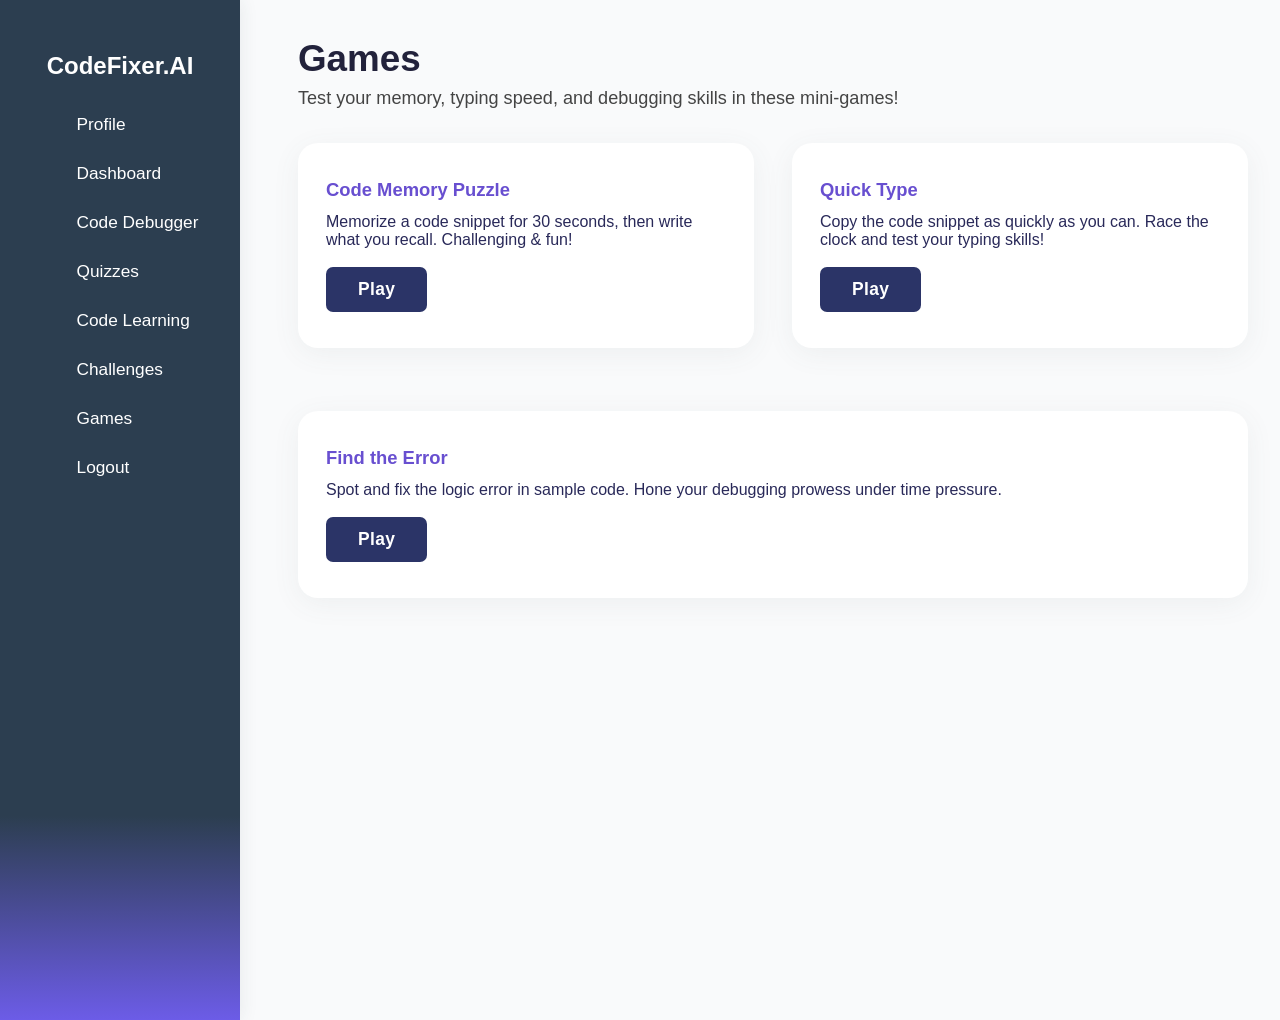
<file: game.html>
<!DOCTYPE html>
<html lang="en">

<head>
  <meta charset="UTF-8" />
  <title>Games | CodeFixer.AI</title>
  <link rel="stylesheet" href="style.css" />
  <style>
    body {
      margin: 0;
      padding: 0;
      font-family: 'Segoe UI', Tahoma, Geneva, Verdana, sans-serif;
      background: #f9fafb;
      display: flex;
      min-height: 100vh;
    }

    /* Sidebar */
 .sidebar-layout {
  display: flex;
  min-height: 100vh;
}
.sidebar {
  background: linear-gradient(180deg, #2c3e50 80%, #6c5ce7 100%);
  color: #fff;
  width: 240px;
  padding: 32px 0 0 0;
  display: flex;
  flex-direction: column;
  align-items: center;
  box-shadow: 2px 0 16px rgba(44,62,80,0.08);
}
.sidebar-logo {
  font-size: 1.6rem;
  font-weight: bold;
  margin-bottom: 38px;
  letter-spacing: 1.6px;
}
.sidebar nav ul {
  list-style: none;
  padding: 0; margin: 0;
  width: 100%;
}
.sidebar nav ul li {
  width: 100%;
}
.sidebar nav ul li a {
  display: block;
  padding: 14px 0 14px 32px;
  color: inherit;
  background: none;
  text-decoration: none;
  font-size: 1.08rem;
  border-left: 3px solid transparent;
  transition: background 0.13s, border-color 0.13s, color 0.13s;
}
.sidebar nav ul li.active a,
.sidebar nav ul li a:hover {
  background: rgba(108,92,231,0.11);
  color: #f8e71c;
  border-left: 3px solid #f8e71c;
}



    /* Main content */
    .main-content {
      margin-left: 26px;
      width: calc(100% - 260px);
      padding: 38px 32px 82px 32px;
      min-height: 100vh;
    }

    /* Games header */
    .games-header {
      font-size: 2.3em;
      font-weight: 700;
      margin-bottom: 8px;
      color: #22223b;
    }

    .games-subheader {
      color: #444;
      margin-bottom: 34px;
      font-size: 1.13em;
    }

    /* Games cards */
    .games-list {
      display: flex;
      gap: 38px;
      flex-wrap: wrap;
      justify-content: center;
    }

    .game-card {
      background: #fff;
      border-radius: 20px;
      box-shadow: 0 6px 28px 0 rgba(90, 97, 105, 0.07);
      min-width: 340px;
      max-width: 100%;
      flex: 1 1 338px;
      padding: 36px 28px;
      margin-bottom: 25px;
      display: flex;
      flex-direction: column;
      align-items: flex-start;
    }

    .game-title {
      font-size: 1.15em;
      color: #684fd0;
      font-weight: 700;
      margin-bottom: 12px;
    }

    .game-desc {
      color: #292959;
      margin-bottom: 18px;
      flex-grow: 1;
    }

    .play-btn {
      background-color: #2b3467;
      color: #fff;
      border: none;
      padding: 12px 32px;
      border-radius: 7px;
      font-weight: 700;
      cursor: pointer;
      font-size: 1.09em;
      letter-spacing: 0.02em;
      transition: background 0.15s;
      margin-top: auto;
    }

    .play-btn:hover {
      background: #5f4bb6;
    }

    /* Game section */
    #game-section {
      margin-top: 42px;
    }

    .game-view {
      display: none;
    }

    .game-view.active {
      display: block;
    }

    /* Code Memory Puzzle Styles */
    #timer {
      margin: 10px 0 22px 0;
      font-size: 17px;
      color: #222;
    }

    pre {
      background: #e0e7ff;
      border-radius: 8px;
      padding: 15px;
      font-family: monospace;
      font-size: 1em;
      margin-bottom: 18px;
      user-select: none;
      text-align: left;
      white-space: pre-wrap;
    }

    textarea {
      width: 100%;
      height: 120px;
      border-radius: 7px;
      resize: vertical;
      font-family: monospace;
      font-size: 15px;
      border: 1px solid #d1d5db;
      margin-bottom: 19px;
      padding: 8px;
    }

    .submit-btn {
      background-color: #3b82f6;
      color: white;
      border: none;
      padding: 12px 28px;
      border-radius: 7px;
      font-weight: 600;
      font-size: 1em;
      cursor: pointer;
    }

    .submit-btn:disabled,
    .play-btn:disabled {
      background: #ccc;
      cursor: not-allowed;
    }

    #result {
      font-size: 18px;
      margin-top: 16px;
      font-weight: 600;
    }

    /* Responsive styling */
    @media (max-width: 950px) {
      .games-list {
        flex-direction: column;
        align-items: center;
      }
      .main-content {
        padding-left: 32px;
      }
    }

    @media (max-width: 590px) {
      .sidebar {
        width: 100%;
        position: static;
        min-height: auto;
      }
      .main-content {
        margin-left: 0;
        width: 100%;
      }
    }
  </style>
</head>

<body>
  <aside class="sidebar">
    <h1>CodeFixer.AI</h1>
    <nav>
       <ul>
          <li><a href="profile.html">Profile</a></li>
          <li><a href="home.html">Dashboard</a></li>
          <li><a href="code-debugger.html">Code Debugger</a></li>
          <li><a href="quizzes.html">Quizzes</a></li>
          <li><a href="learn.html">Code Learning</a></li>
          <li><a href="challenges.html" class="active">Challenges</a></li>
          <li><a href="game.html">Games</a></li>
          <li><a href="#" id="logout-btn">Logout</a></li>
        </ul>
    </nav>
  </aside>

  <div class="main-content">
    <div class="games-header">Games</div>
    <div class="games-subheader">Test your memory, typing speed, and debugging skills in these mini-games!</div>
    <section class="games-list">
      <div class="game-card">
        <div class="game-title">Code Memory Puzzle</div>
        <div class="game-desc">Memorize a code snippet for 30 seconds, then write what you recall. Challenging & fun!</div>
        <button class="play-btn" data-game="code-memory">Play</button>
      </div>
      <div class="game-card">
        <div class="game-title">Quick Type</div>
        <div class="game-desc">Copy the code snippet as quickly as you can. Race the clock and test your typing skills!</div>
        <button class="play-btn" data-game="quick-type">Play</button>
      </div>
      <div class="game-card">
        <div class="game-title">Find the Error</div>
        <div class="game-desc">Spot and fix the logic error in sample code. Hone your debugging prowess under time pressure.</div>
        <button class="play-btn" data-game="find-error">Play</button>
      </div>
    </section>

    <section id="game-section">
      <div id="quick-type" class="game-view">
  <h3>Quick Type</h3>
  <p>Type the code snippet exactly as shown as quickly and accurately as possible. Your time will be recorded!</p>
  <pre id="quick-type-snippet">
function greet() {
  console.log("Welcome to Quick Type!");
}
  </pre>
  <textarea id="quick-type-input" placeholder="Start typing here..." disabled></textarea>
  <div>
    <button id="quick-type-start" class="submit-btn">Start Game</button>
  </div>
  <div style="margin-top: 10px;">
    <span id="quick-type-timer">Time: 0.0s</span>
  </div>
  <div id="quick-type-result" style="margin-top: 15px; font-weight: 600;"></div>
</div>

      <div id="code-memory" class="game-view">
        <h3>Code Memory Puzzle</h3>
        <div id="timer"></div>
        <pre id="code-snippet">
function fizzBuzz() {
  for(let i = 1; i <= 100; i++) {
    if(i % 15 === 0) console.log("FizzBuzz");
    else if(i % 3 === 0) console.log("Fizz");
    else if(i % 5 === 0) console.log("Buzz");
    else console.log(i);
  }
}
        </pre>
        <button id="start-btn" class="submit-btn">Start Game</button>
        <textarea id="user-input" placeholder="Type the snippet here..." disabled></textarea>
        <button id="submit-btn" class="submit-btn" disabled>Submit</button>
        <div id="result"></div>
      </div>
      <div id="quick-type" class="game-view">
        <h3>Quick Type (Coming Soon)</h3>
        <div style="color:#666;">Test your code typing speed and accuracy. Stay tuned for updates!</div>
      </div>
      <div id="find-error" class="game-view">
        <h3>Find the Error (Coming Soon)</h3>
        <div style="color:#666;">A debugging accuracy game is on the way. Watch for updates!</div>
      </div>
    </section>
  </div>

  <script>
    // Highlight active sidebar menu link
    const navLinks = document.querySelectorAll('.sidebar nav a');
    navLinks.forEach(link => {
      if (window.location.href.includes(link.getAttribute('href'))) {
        link.classList.add('active');
      }
    });

    // Game card buttons logic
    document.querySelectorAll('.play-btn').forEach(btn => {
      btn.onclick = function () {
        document.querySelectorAll('.game-view').forEach(v => v.classList.remove('active'));
        document.getElementById(btn.dataset.game).classList.add('active');
        // Scroll smoothly to game section
        setTimeout(() => {
          document.getElementById(btn.dataset.game).scrollIntoView({ behavior: 'smooth', block: 'center' });
        }, 100);
      };
    });

    // Code Memory Puzzle game logic
    const startBtn = document.getElementById('start-btn');
    const submitBtn = document.getElementById('submit-btn');
    const timerEl = document.getElementById('timer');
    const userInput = document.getElementById('user-input');
    const resultEl = document.getElementById('result');
    const codeSnippetEl = document.getElementById('code-snippet');
    let codeText = codeSnippetEl.textContent.trim();
    let countdownInterval;

    startBtn.onclick = () => {
      resultEl.textContent = '';
      userInput.value = '';
      userInput.disabled = true;
      submitBtn.disabled = true;
      codeSnippetEl.style.display = 'block';
      startBtn.disabled = true;

      let timeLeft = 30;
      timerEl.textContent = `Time Remaining: ${timeLeft}s`;

      countdownInterval = setInterval(() => {
        timeLeft--;
        timerEl.textContent = `Time Remaining: ${timeLeft}s`;
        if (timeLeft <= 0) {
          clearInterval(countdownInterval);
          timerEl.textContent = '';
          codeSnippetEl.style.display = 'none';
          userInput.disabled = false;
          submitBtn.disabled = false;
          userInput.focus();
        }
      }, 1000);
    };

    submitBtn.onclick = () => {
      const userText = userInput.value.trim();
      if (!userText) {
        alert("Please type the snippet before submitting.");
        return;
      }
      if (userText.replace(/\s+/g, ' ') === codeText.replace(/\s+/g, ' ')) {
        resultEl.style.color = 'green';
        resultEl.textContent = "Great! You recalled it perfectly!";
      } else {
        resultEl.style.color = 'red';
        resultEl.textContent = "Oops! There are differences. Keep practicing.";
      }
      userInput.disabled = true;
      submitBtn.disabled = true;
      startBtn.disabled = false;
      codeSnippetEl.style.display = 'block';
    };

    // Quick Type game logic
const qtStartBtn = document.getElementById('quick-type-start');
const qtInput = document.getElementById('quick-type-input');
const qtTimer = document.getElementById('quick-type-timer');
const qtResult = document.getElementById('quick-type-result');
const qtSnippet = document.getElementById('quick-type-snippet').textContent.trim();

let qtInterval, qtStartTime;

qtStartBtn.onclick = () => {
  qtInput.value = '';
  qtInput.disabled = false;
  qtInput.focus();
  qtResult.textContent = '';
  qtStartBtn.disabled = true;
  qtTimer.textContent = 'Time: 0.0s';

  qtStartTime = Date.now();
  qtInterval = setInterval(() => {
    const elapsed = (Date.now() - qtStartTime) / 1000; // seconds
    qtTimer.textContent = `Time: ${elapsed.toFixed(1)}s`;
  }, 100);

  qtInput.oninput = () => {
    const typed = qtInput.value;
    if (typed === qtSnippet) {
      clearInterval(qtInterval);
      const totalTime = (Date.now() - qtStartTime) / 1000;
      qtResult.style.color = 'green';
      qtResult.textContent = `Well done! You typed correctly in ${totalTime.toFixed(2)} seconds.`;
      qtInput.disabled = true;
      qtStartBtn.disabled = false;
    }
  };
};


  </script>
</body>

</html>
</file>
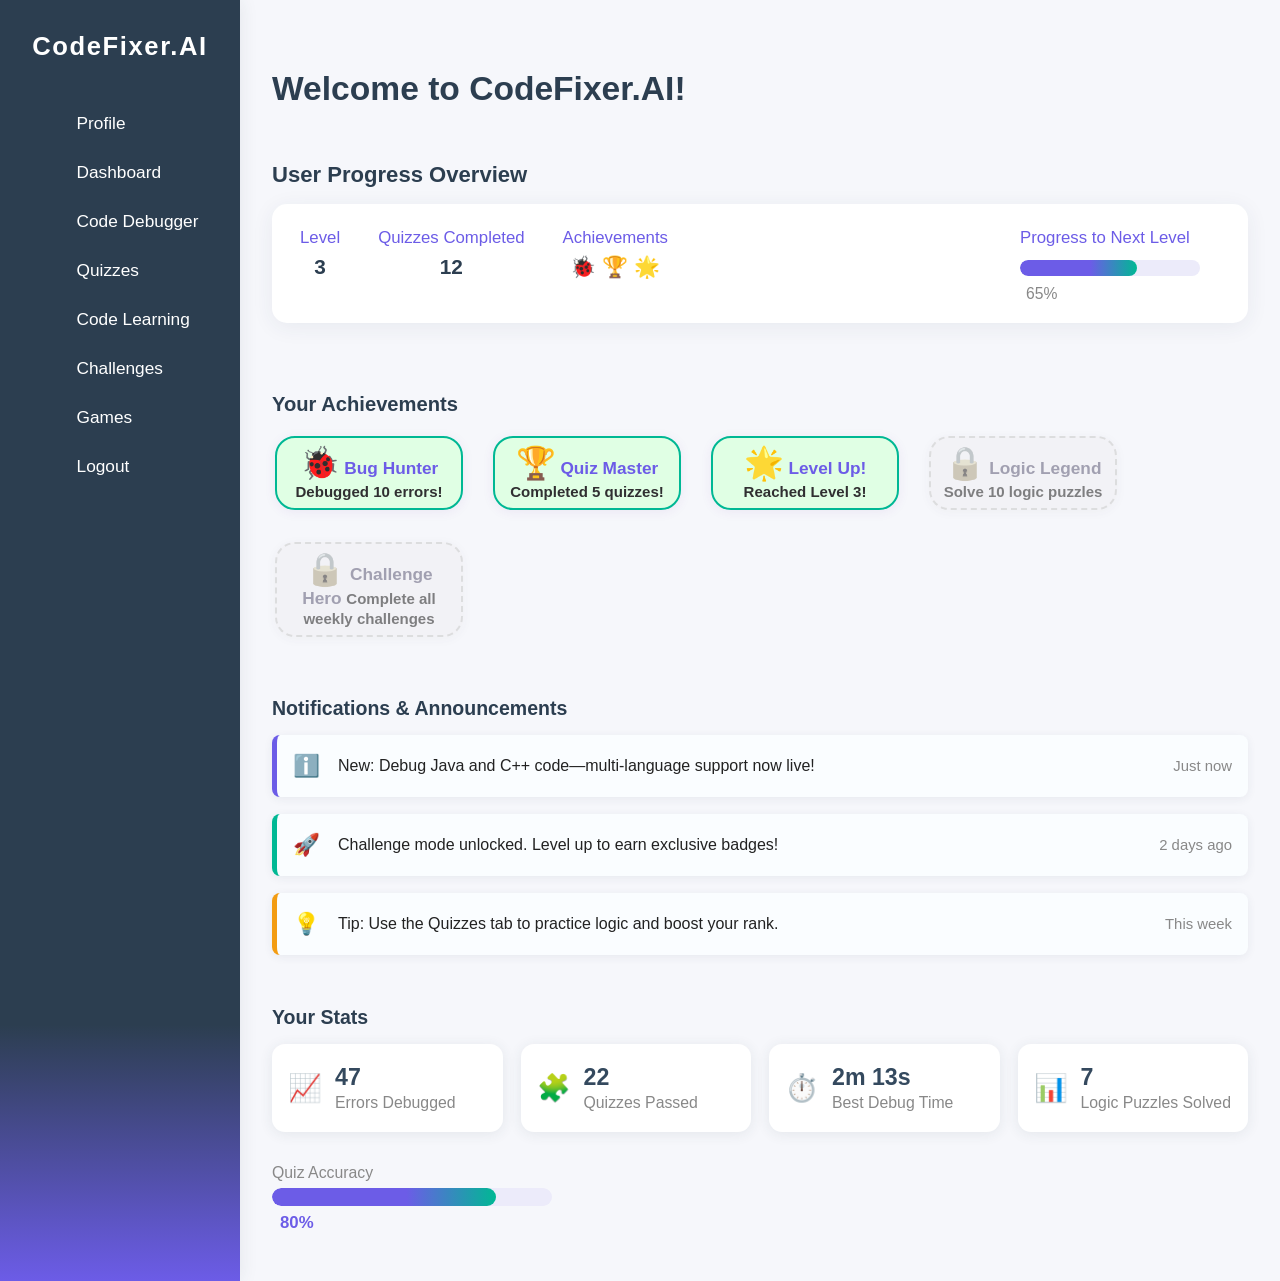
<file: home.html>
<!DOCTYPE html>
<html lang="en">
<head>
  <meta charset="UTF-8">
  <title>CodeFixer.AI Dashboard</title>
  <link rel="stylesheet" href="style.css">

</head>
<body>
  <div class="sidebar-layout">
    <aside class="sidebar">
      <div class="sidebar-logo">CodeFixer.AI</div>
      <nav>
        <ul>
          <nav>
  <ul>
    <li><a href="profile.html">Profile</a></li>
          <li><a href="home.html">Dashboard</a></li>
          <li><a href="code-debugger.html">Code Debugger</a></li>
          <li><a href="quizzes.html">Quizzes</a></li>
          <li><a href="learn.html">Code Learning</a></li>
          <li><a href="challenges.html">Challenges</a></li>
          <li><a href="game.html">Games</a></li>
          <li><a href="#" id="logout-btn">Logout</a></li>
  </ul>
</nav>

        </ul>
      </nav>
    </aside>
    <main class="main-content">
      <header class="main-header">
        <h2>Welcome to CodeFixer.AI!</h2>
      </header>
      <!-- Put your main dashboard/cards here -->
       <section class="progress-overview">
  <h3>User Progress Overview</h3>
  <div class="progress-card">
    <div class="progress-details">
      <div class="progress-item">
        <span class="progress-label">Level</span>
        <span class="progress-value" id="user-level">3</span>
      </div>
      <div class="progress-item">
        <span class="progress-label">Quizzes Completed</span>
        <span class="progress-value" id="quizzes-completed">12</span>
      </div>
      <div class="progress-item">
        <span class="progress-label">Achievements</span>
        <span class="progress-value" id="user-badges">🐞 🏆 🌟</span>
      </div>
    </div>
    <div class="progress-bar-wrap">
      <span class="progress-label">Progress to Next Level</span>
      <div class="progress-bar-bg">
        <div class="progress-bar" id="progress-bar" style="width: 65%;"></div>
      </div>
      <span class="progress-status" id="progress-status">65%</span>
    </div>
  </div>
</section>

<section class="badges-section">
  <h3>Your Achievements</h3>
  <div class="badges-grid">
    <div class="badge unlocked">
      <span class="badge-icon">🐞</span>
      <span class="badge-title">Bug Hunter</span>
      <span class="badge-desc">Debugged 10 errors!</span>
    </div>
    <div class="badge unlocked">
      <span class="badge-icon">🏆</span>
      <span class="badge-title">Quiz Master</span>
      <span class="badge-desc">Completed 5 quizzes!</span>
    </div>
    <div class="badge unlocked">
      <span class="badge-icon">🌟</span>
      <span class="badge-title">Level Up!</span>
      <span class="badge-desc">Reached Level 3!</span>
    </div>
    <div class="badge locked">
      <span class="badge-icon">🔒</span>
      <span class="badge-title">Logic Legend</span>
      <span class="badge-desc">Solve 10 logic puzzles</span>
    </div>
    <div class="badge locked">
      <span class="badge-icon">🔒</span>
      <span class="badge-title">Challenge Hero</span>
      <span class="badge-desc">Complete all weekly challenges</span>
    </div>
  </div>
</section>

<section class="notifications-section">
  <h3>Notifications & Announcements</h3>
  <div class="notifications-list">
    <div class="notification info">
      <span class="notification-icon">ℹ️</span>
      <span class="notification-text">New: Debug Java and C++ code—multi-language support now live!</span>
      <span class="notification-time">Just now</span>
    </div>
    <div class="notification update">
      <span class="notification-icon">🚀</span>
      <span class="notification-text">Challenge mode unlocked. Level up to earn exclusive badges!</span>
      <span class="notification-time">2 days ago</span>
    </div>
    <div class="notification tip">
      <span class="notification-icon">💡</span>
      <span class="notification-text">Tip: Use the Quizzes tab to practice logic and boost your rank.</span>
      <span class="notification-time">This week</span>
    </div>
  </div>
</section>

<section class="statistics-section">
  <h3>Your Stats</h3>
  <div class="statistics-grid">
    <!-- Stat Card 1 -->
    <div class="stat-card">
      <span class="stat-icon">📈</span>
      <div>
        <div class="stat-value" id="debugged-errors">47</div>
        <div class="stat-label">Errors Debugged</div>
      </div>
    </div>
    <!-- Stat Card 2 -->
    <div class="stat-card">
      <span class="stat-icon">🧩</span>
      <div>
        <div class="stat-value" id="quizzes-passed">22</div>
        <div class="stat-label">Quizzes Passed</div>
      </div>
    </div>
    <!-- Stat Card 3 -->
    <div class="stat-card">
      <span class="stat-icon">⏱️</span>
      <div>
        <div class="stat-value" id="best-time">2m 13s</div>
        <div class="stat-label">Best Debug Time</div>
      </div>
    </div>
    <!-- Stat Card 4 -->
    <div class="stat-card">
      <span class="stat-icon">📊</span>
      <div>
        <div class="stat-value" id="logic-puzzles">7</div>
        <div class="stat-label">Logic Puzzles Solved</div>
      </div>
    </div>
  </div>

  <!-- Optional: Simple Progress Pie/Bar (easy to upgrade to Chart.js later) -->
  <div class="simple-chart-container">
    <div class="simple-chart-label">Quiz Accuracy</div>
    <div class="simple-bar-bg">
      <div class="simple-bar" style="width: 80%;"></div>
    </div>
    <span class="simple-bar-value">80%</span>
  </div>
</section>



    </main>
  </div>

  <!-- Logout Confirmation Modal -->
  <div class="modal" id="logout-modal">
    <div class="modal-content">
      <p>Are you sure you want to logout?</p>
      <button class="modal-yes" id="logout-yes">Yes</button>
      <button class="modal-no" id="logout-no">No</button>
    </div>
  </div>


  <script src="script.js"></script>
</body>
</html>
</file>
<file: style.css>
/* === GLOBAL STYLES === */
body {
  margin: 0;
  font-family: 'Segoe UI', Arial, sans-serif;
  background: #f6f7fb;
  color: #24292e;
}

/* === HEADER/NAVIGATION === */
.site-header {
  background: linear-gradient(90deg, #2c3e50 65%, #6c5ce7 100%);
  box-shadow: 0 2px 12px rgba(44,62,80,0.06);
  width: 100%;
}
.site-header nav {
  max-width: 980px;
  margin: 0 auto;
  padding: 18px 24px;
  display: flex;
  justify-content: space-between;
  align-items: center;
}
.logo {
  color: #fff;
  font-size: 1.6rem;
  font-weight: 600;
  letter-spacing: 1.3px;
}
.site-header ul {
  list-style: none;
  display: flex;
  gap: 36px;
  margin: 0; padding: 0;
}
.site-header a {
  color: #fff;
  text-decoration: none;
  font-size: 1.07rem;
  letter-spacing: 0.6px;
  font-weight: 500;
  position: relative;
  transition: color 0.15s;
}
.site-header a:hover::after {
  content: '';
  position: absolute;
  left: 0; right: 0; bottom: -4px;
  height: 2px;
  background: #f39c12;
  border-radius: 2px;
}
.site-header a:hover {
  color: #f39c12;
}

/* === SIDEBAR LAYOUT === */
.sidebar-layout {
  display: flex;
  min-height: 100vh;
}
.sidebar {
  background: linear-gradient(180deg, #2c3e50 80%, #6c5ce7 100%);
  color: #fff;
  width: 240px;
  padding: 32px 0 0 0;
  display: flex;
  flex-direction: column;
  align-items: center;
  box-shadow: 2px 0 16px rgba(44,62,80,0.08);
}
.sidebar-logo {
  font-size: 1.6rem;
  font-weight: bold;
  margin-bottom: 38px;
  letter-spacing: 1.6px;
}
.sidebar nav ul {
  list-style: none;
  padding: 0; margin: 0;
  width: 100%;
}
.sidebar nav ul li {
  width: 100%;
}
.sidebar nav ul li a {
  display: block;
  padding: 14px 0 14px 32px;
  color: inherit;
  background: none;
  text-decoration: none;
  font-size: 1.08rem;
  border-left: 3px solid transparent;
  transition: background 0.13s, border-color 0.13s, color 0.13s;
}
.sidebar nav ul li.active a,
.sidebar nav ul li a:hover {
  background: rgba(108,92,231,0.11);
  color: #f8e71c;
  border-left: 3px solid #f8e71c;
}

/* === MAIN CONTENT (DASHBOARD) === */
.main-content {
  flex: 1;
  padding: 42px 32px 0 32px;
  display: flex;
  flex-direction: column;
  min-width: 0;
}
.main-header h2 {
  font-size: 2.1rem;
  color: #2c3e50;
  margin-bottom: 32px;
}
/* Dashboard Cards */
.dashboard-section {
  display: flex;
  gap: 26px;
  flex-wrap: wrap;
}
.card {
  background: #fff;
  box-shadow: 0 4px 24px rgba(44,62,80,0.08);
  border-radius: 13px;
  padding: 26px 22px;
  min-width: 220px;
  flex: 1 1 260px;
  margin-bottom: 20px;
  transition: box-shadow 0.16s;
}
.card h3 {
  margin: 0 0 10px 0;
  color: #6c5ce7;
  font-size: 1.13rem;
}
.card p {
  color: #2c3e50;
  font-size: 1rem;
  margin: 0;
}
.card:hover {
  box-shadow: 0 8px 32px rgba(108,92,231,0.09);
}

/* === BUTTONS === */
.primary-btn {
  background: #2c3e50;
  color: #fff;
  padding: 15px 46px;
  border: none;
  border-radius: 8px;
  font-size: 1.19rem;
  cursor: pointer;
  box-shadow: 0 2px 10px rgba(44,62,80,0.15);
  transition: background 0.17s, box-shadow 0.17s;
  font-weight: 600;
  margin-top: 11px;
}
.primary-btn:hover {
  background: #34495e;
  box-shadow: 0 4px 24px rgba(44,62,80,0.18);
}

.secondary-btn {
  width: 100%;
  padding: 12px;
  background: #fff;
  color: #2c3e50;
  border: 1px solid #2c3e50;
  border-radius: 7px;
  font-size: 1.07rem;
  cursor: pointer;
  font-weight: 500;
  margin-top: 10px;
  margin-bottom: 8px;
  transition: background 0.17s, color 0.17s, border 0.17s;
}
.secondary-btn:hover {
  background: #6c5ce7;
  color: #fff;
  border-color: #6c5ce7;
}

/* === LOGIN PAGE === */
.login-container {
  background: #fff;
  padding: 42px 32px;
  border-radius: 16px;
  box-shadow: 0 6px 28px rgba(44,62,80,0.15);
  width: 340px;
  text-align: center;
  margin: 50px auto;
  animation: fadeIn 0.7s cubic-bezier(.65,.05,.36,1);
}
@keyframes fadeIn {
  from { opacity: 0; transform: translateY(38px);}
  to { opacity: 1; transform: translateY(0);}
}
.login-container h1 {
  color: #2c3e50;
  font-size: 2rem;
  font-weight: bold;
  margin-bottom: 28px;
  letter-spacing: 1.2px;
}
.login-form input {
  width: 100%;
  padding: 13px;
  margin-bottom: 19px;
  border: 1px solid #cccccc;
  border-radius: 7px;
  font-size: 1.07rem;
  background: #f7f7fa;
  transition: border 0.18s;
}
.login-form input:focus {
  border-color: #6c5ce7;
  outline: none;
}
.login-form button {
  width: 100%;
  padding: 13px;
  background: #2c3e50;
  color: #fff;
  border: none;
  border-radius: 7px;
  font-size: 1.09rem;
  cursor: pointer;
  font-weight: 500;
  letter-spacing: 0.2px;
  transition: background 0.18s;
  margin-bottom: 10px;
}
.login-form button:hover {
  background: #34495e;
}

/* === FOOTER === */
footer {
  text-align: center;
  padding: 36px 0 20px 0;
  color: #aaa;
  font-size: 0.97rem;
}

/* === MODALS === */

/* Logout Modal (dashboard) */
.modal {
  display: none;
  position: fixed;
  z-index: 999;
  left: 0; top: 0;
  width: 100vw; height: 100vh;
  background: rgba(40,42,55,0.23);
  justify-content: center;
  align-items: center;
}

/* Used for both #logout-modal and #signup-modal */
.modal-content {
  background: #fff;
  padding: 28px 24px;
  border-radius: 10px;
  box-shadow: 0 2px 24px rgba(50,50,80,0.11);
  text-align: center;
  min-width: 220px;
}
.modal-content p, #signup-modal h3 {
  margin-bottom: 18px;
  color: #2c3e50;
  font-size: 1.1rem;
}
.modal-yes, .modal-no {
  padding: 9px 26px;
  margin: 0 8px;
  font-size: 1.04rem;
  border: none;
  border-radius: 7px;
  cursor: pointer;
}
.modal-yes {
  background: #2c3e50;
  color: #fff;
}
.modal-no {
  background: #eee;
  color: #2c3e50;
}
.modal-yes:hover {
  background: #6c5ce7;
}
.modal-no:hover {
  background: #ccc;
}

/* Signup Modal – login page only */
#signup-modal {
  display: none;
  position: fixed;
  z-index: 1000;
  left: 0; top: 0;
  width: 100vw; height: 100vh;
  background: rgba(40,42,55,0.23);
  justify-content: center;
  align-items: center;
}
#signup-modal .modal-content {
  background: #fff;
  padding: 32px 26px;
  border-radius: 10px;
  box-shadow: 0 2px 24px rgba(50,50,80,0.11);
  text-align: center;
  min-width: 240px;
}
#signup-modal h3 {
  margin-bottom: 18px;
  color: #2c3e50;
  font-size: 1.28rem;
}
#signup-form input {
  width: 90%;
  padding: 10px;
  margin: 9px 0;
  border: 1px solid #cccccc;
  border-radius: 7px;
  font-size: 1.03rem;
  background: #f7f7fa;
  transition: border 0.18s;
  display: block;
  margin-left: auto;
  margin-right: auto;
}
#signup-form input:focus {
  border-color: #6c5ce7;
  outline: none;
}
#signup-form .modal-yes,
#signup-form .modal-no {
  width: 45%;
  margin: 11px 2% 0 2%;
}

/* === RESPONSIVE DESIGN === */
@media (max-width: 900px) {
  .main-content {
    padding: 26px 4vw 0 4vw;
  }
  .dashboard-section {
    flex-direction: column;
    gap: 16px;
  }
  .card {
    min-width: unset;
    width: 100%;
  }
}

@media (max-width: 700px) {
  .sidebar-layout {
    flex-direction: column;
  }
  .sidebar {
    width: 100vw;
    flex-direction: row;
    justify-content: space-between;
    align-items: center;
    padding: 14px 0 14px 0;
  }
  .sidebar-logo {
    margin-bottom: 0;
    margin-left: 20px;
  }
  .sidebar nav ul {
    display: flex;
    justify-content: flex-end;
    gap: 18px;
  }
  .sidebar nav ul li a {
    padding: 8px 15px;
    font-size: 1rem;
    border-left: none;
    border-bottom: 3px solid transparent;
  }
  .sidebar nav ul li.active a,
  .sidebar nav ul li a:hover {
    background: rgba(108,92,231,0.15);
    border-bottom: 3px solid #f8e71c;
  }
  .main-content, .main-section {
    max-width: 100vw;
    padding: 24px 6vw 28px 6vw;
  }
}

@media (max-width: 480px) {
  .login-container {
    width: 97vw;
    padding: 24px 4vw;
  }
  .login-container h1 {
    font-size: 1.4rem;
  }
  .login-form input,
  .login-form button {
    font-size: 1rem;
    padding: 10px;
  }
  .main-section h2, .main-header h2 {
    font-size: 1.3rem;
  }
}
/* === User Progress Overview === */
.progress-overview {
  width: 100%;
  margin-bottom: 32px;
}
.progress-overview h3 {
  font-size: 1.38rem;
  margin-bottom: 16px;
  color: #2c3e50;
}

.progress-card {
  background: #fff;
  border-radius: 15px;
  box-shadow: 0 4px 22px rgba(44,62,80,0.07);
  padding: 24px 28px 20px 28px;
  display: flex;
  flex-direction: row;
  justify-content: space-between;
  align-items: flex-start;
  gap: 30px;
  flex-wrap: wrap;
}

.progress-details {
  display: flex;
  gap: 38px;
}

.progress-item {
  display: flex;
  flex-direction: column;
  align-items: center;
}
.progress-label {
  font-size: 1.05rem;
  color: #6c5ce7;
  margin-bottom: 7px;
  font-weight: 500;
}
.progress-value {
  font-size: 1.3rem;
  font-weight: bold;
  color: #2c3e50;
}

.progress-bar-wrap {
  display: flex;
  flex-direction: column;
  align-items: flex-start;
  gap: 5px;
  min-width: 200px;
}
.progress-bar-bg {
  width: 180px;
  height: 16px;
  background: #ecebfa;
  border-radius: 8px;
  margin: 0 0 4px 0;
  overflow: hidden;
}
.progress-bar {
  height: 100%;
  background: linear-gradient(90deg, #6c5ce7 60%, #00b894 100%);
  border-radius: 8px;
  transition: width 0.6s;
}
.progress-status {
  font-size: 0.98rem;
  color: #888;
  margin-left: 6px;
  font-weight: 500;
}
/* === Badges / Achievements Section === */
.badges-section {
  margin-bottom: 36px;
}
.badges-section h3 {
  font-size: 1.26rem;
  color: #2c3e50;
  margin-bottom: 16px;
}

.badges-grid {
  display: flex;
  flex-wrap: wrap;
  gap: 24px;
}

.badge {
  background: #f6edff;
  border-radius: 10px;
  box-shadow: 0 2px 12px rgba(110,55,165,0.08);
  padding: 20px 16px;
  min-width: 130px;
  flex: 0 1 160px;
  display: flex;
  flex-direction: column;
  align-items: center;
  text-align: center;
  transition: box-shadow 0.18s, background 0.18s;
  position: relative;
}
.badge.unlocked {
  background: #e0ffe4;
  border: 2px solid #00b894;
}
.badge.locked {
  filter: grayscale(0.82);
  opacity: 0.6;
  background: #f6edff;
  border: 2px dashed #ccc;
}
.badge-icon {
  font-size: 2rem;
  margin-bottom: 8px;
}
.badge-title {
  font-size: 1.08rem;
  color: #6c5ce7;
  font-weight: 600;
  margin-bottom: 4px;
}
.badge-desc {
  font-size: 0.94rem;
  color: #302f31;
}

/* === Notifications / Announcements Section === */
.notifications-section {
  margin-bottom: 32px;
}
.notifications-section h3 {
  font-size: 1.22rem;
  color: #2c3e50;
  margin-bottom: 15px;
}
.notifications-list {
  display: flex;
  flex-direction: column;
  gap: 17px;
}
.notification {
  display: flex;
  align-items: center;
  background: #fafdff;
  border-radius: 8px;
  box-shadow: 0 2px 10px rgba(44,62,80,0.07);
  padding: 18px 16px;
  gap: 18px;
  min-width: 220px;
  position: relative;
}
.notification-icon {
  font-size: 1.35rem;
}
.notification-text {
  flex: 1;
  font-size: 1rem;
  color: #222;
}
.notification-time {
  font-size: 0.93rem;
  color: #888;
  margin-left: 12px;
}
.notification.info {
  border-left: 5px solid #6c5ce7;
}
.notification.update {
  border-left: 5px solid #00b894;
}
.notification.tip {
  border-left: 5px solid #f39c12;
}

/* === Statistics Panel === */
.statistics-section {
  margin-bottom: 36px;
}
.statistics-section h3 {
  font-size: 1.22rem;
  color: #2c3e50;
  margin-bottom: 15px;
}

.statistics-grid {
  display: flex;
  gap: 18px;
  flex-wrap: wrap;
  margin-bottom: 20px;
}
.stat-card {
  flex: 1 1 170px;
  background: #fff;
  border-radius: 13px;
  box-shadow: 0 2px 14px rgba(44,62,80,0.09);
  padding: 20px 16px;
  display: flex;
  gap: 13px;
  align-items: center;
  transition: box-shadow 0.18s;
  min-width: 140px;
}
.stat-card:hover {
  box-shadow: 0 8px 30px rgba(108,92,231,0.10);
}
.stat-icon {
  font-size: 1.68rem;
  color: #6c5ce7;
}
.stat-value {
  font-size: 1.45rem;
  font-weight: bold;
  color: #34495e;
}
.stat-label {
  font-size: 0.99rem;
  color: #888;
  margin-top: 3px;
}

.simple-chart-container {
  width: 280px;
  margin-top: 14px;
  padding: 12px 0;
}
.simple-chart-label {
  color: #888;
  font-size: 0.99rem;
  margin-bottom: 6px;
}
.simple-bar-bg {
  background: #ecebfa;
  width: 100%;
  height: 18px;
  border-radius: 9px;
  overflow: hidden;
}
.simple-bar {
  height: 18px;
  background: linear-gradient(90deg,#6c5ce7 60%, #00b894 100%);
  border-radius: 9px;
  transition: width 0.4s;
}
.simple-bar-value {
  margin-left: 8px;
  color: #6c5ce7;
  font-weight: 600;
  font-size: 1.05rem;
}

/* === Quizzes Section === */
.quizzes-list {
  display: flex;
  gap: 28px;
  flex-wrap: wrap;
  margin-bottom: 30px;
}
.quiz-card {
  background: #fff;
  border-radius: 13px;
  box-shadow: 0 4px 24px rgba(44,62,80,0.09);
  padding: 26px 22px;
  min-width: 220px;
  flex: 1 1 260px;
  text-align: left;
  transition: box-shadow 0.18s, background 0.18s;
}
.quiz-card h3 {
  color: #6c5ce7;
  font-size: 1.16rem;
  margin-bottom: 9px;
}
.quiz-card p {
  color: #2c3e50;
  font-size: 1rem;
  margin-bottom: 15px;
}

.quiz-card:hover {
  box-shadow: 0 10px 32px rgba(108,92,231,0.12);
  background: #f6edff;
}

.learning-card {
  background: #fff;
  border-radius: 13px;
  box-shadow: 0 4px 24px rgba(44,62,80,0.09);
  padding: 26px 22px;
  min-width: 220px;
  flex: 1 1 260px;
  margin-bottom: 22px;
  transition: box-shadow 0.17s;
}
.learning-card h3 {
  color: #6c5ce7;
  font-size: 1.12rem;
  margin-bottom: 8px;
}
.learning-card p {
  color: #2c3e50;
  font-size: 1rem;
  margin-bottom: 12px;
}
.learning-card:hover {
  box-shadow: 0 10px 30px rgba(44,62,80,0.13);
  background: #f6edff;
}
/* === PROFILE SECTION === */
.profile-section {
  display: flex;
  gap: 38px;
  flex-wrap: wrap;
  margin-top: 30px;
}

.profile-card {
  background: #fff;
  border-radius: 16px;
  box-shadow: 0 6px 24px rgba(44,62,80,0.09);
  padding: 32px 24px;
  min-width: 270px;
  max-width: 320px;
  display: flex;
  flex-direction: column;
  align-items: center;
  text-align: center;
}

.profile-avatar {
  width: 90px;
  height: 90px;
  object-fit: cover;
  border-radius: 50%;
  border: 3px solid #6c5ce7;
  margin-bottom: 15px;
}

.profile-card h3 {
  font-size: 1.35rem;
  color: #6c5ce7;
  margin-bottom: 7px;
  font-weight: bold;
}

.profile-card p {
  font-size: 1rem;
  color: #2c3e50;
  margin-bottom: 10px;
  font-style: italic;
}

.profile-details {
  margin-bottom: 14px;
  font-size: 1rem;
  color: #333;
  display: flex;
  flex-direction: column;
  gap: 4px;
}

.profile-card .primary-btn {
  width: 90%;
  margin-top: 8px;
}

.profile-stats {
  background: #f6edff;
  border-radius: 14px;
  box-shadow: 0 2px 12px rgba(108,92,231,0.06);
  padding: 24px 18px;
  min-width: 180px;
  max-width: 260px;
  margin-top: 8px;
  display: flex;
  flex-direction: column;
  align-items: flex-start;
}

.profile-stats h4 {
  color: #6c5ce7;
  font-size: 1.08rem;
  margin-bottom: 12px;
  font-weight: 600;
}

.profile-stats ul {
  list-style: disc inside;
  padding-left: 0;
  margin: 0;
  color: #2c3e50;
  font-size: 0.98rem;
}

.profile-stats ul li {
  margin-bottom: 7px;
}

/* === Responsive Profile === */
@media (max-width: 700px) {
  .profile-section {
    flex-direction: column;
    gap: 22px;
    align-items: center;
  }
  .profile-card, .profile-stats {
    min-width: 95vw;
    max-width: 97vw;
  }
}

/* === PROFILE SECTION === */
.profile-section {
  display: flex;
  gap: 38px;
  flex-wrap: wrap;
  margin-top: 30px;
}
.profile-card {
  background: #fff;
  border-radius: 16px;
  box-shadow: 0 6px 24px rgba(44,62,80,0.09);
  padding: 32px 24px;
  min-width: 270px;
  max-width: 320px;
  display: flex;
  flex-direction: column;
  align-items: center;
  text-align: center;
}
.profile-avatar {
  width: 90px;
  height: 90px;
  object-fit: cover;
  border-radius: 50%;
  border: 3px solid #6c5ce7;
  margin-bottom: 12px;
}
.profile-card h3 {
  font-size: 1.35rem;
  color: #6c5ce7;
  margin-bottom: 7px;
  font-weight: bold;
}
.profile-card p, .profile-details span {
  font-size: 1rem;
  color: #2c3e50;
}
.profile-details {
  margin-bottom: 14px;
  font-size: 1rem;
  color: #333;
  display: flex;
  flex-direction: column;
  gap: 4px;
  align-items: flex-start;
}
.profile-card .primary-btn {
  width: 90%;
  margin-top: 8px;
}
.badges-section {
  margin-top: 18px;
}
.badges-section h4 {
  font-size: 1.05rem;
  margin-bottom: 8px;
  color: #6c5ce7;
  font-weight: 600;
}
.badge {
  display: inline-block;
  background: #ecebfa;
  color: #6c5ce7;
  padding: 6px 12px;
  border-radius: 20px;
  margin: 4px 3px;
  font-size: 1.05rem;
  font-weight: 600;
}
.profile-stats, .activity-feed, .progress-section {
  background: #f6edff;
  border-radius: 14px;
  box-shadow: 0 2px 12px rgba(108,92,231,0.06);
  padding: 24px 18px;
  min-width: 180px;
  max-width: 260px;
  margin-top: 8px;
  display: flex;
  flex-direction: column;
  align-items: flex-start;
  margin-bottom: 12px;
}
.profile-stats h4, .activity-feed h4, .progress-section label {
  color: #6c5ce7;
  margin-bottom: 12px;
  font-size: 1.08rem;
  font-weight: 600;
}
.profile-stats ul, .activity-feed ul {
  list-style: disc inside;
  padding-left: 0;
  margin: 0;
  color: #2c3e50;
  font-size: 0.98rem;
}
.profile-stats ul li, .activity-feed ul li {
  margin-bottom: 7px;
}
.simple-bar-bg {
  background: #ecebfa;
  width: 100%;
  height: 18px;
  border-radius: 9px;
  overflow: hidden;
  margin-top: 6px;
  margin-bottom: 7px;
}
.simple-bar {
  height: 18px;
  background: linear-gradient(90deg,#6c5ce7 60%, #00b894 100%);
  border-radius: 9px;
  transition: width 0.4s;
}
/* Responsive */
@media (max-width: 700px) {
  .profile-section {
    flex-direction: column;
    gap: 22px;
    align-items: center;
  }
  .profile-card, .profile-stats, .activity-feed, .progress-section {
    min-width: 95vw;
    max-width: 97vw;
  }
}

.btn-container {
  display: flex;
  gap: 20px;      /* Adds a visible gap between buttons */
  margin-top: 10px;
}
</file>
